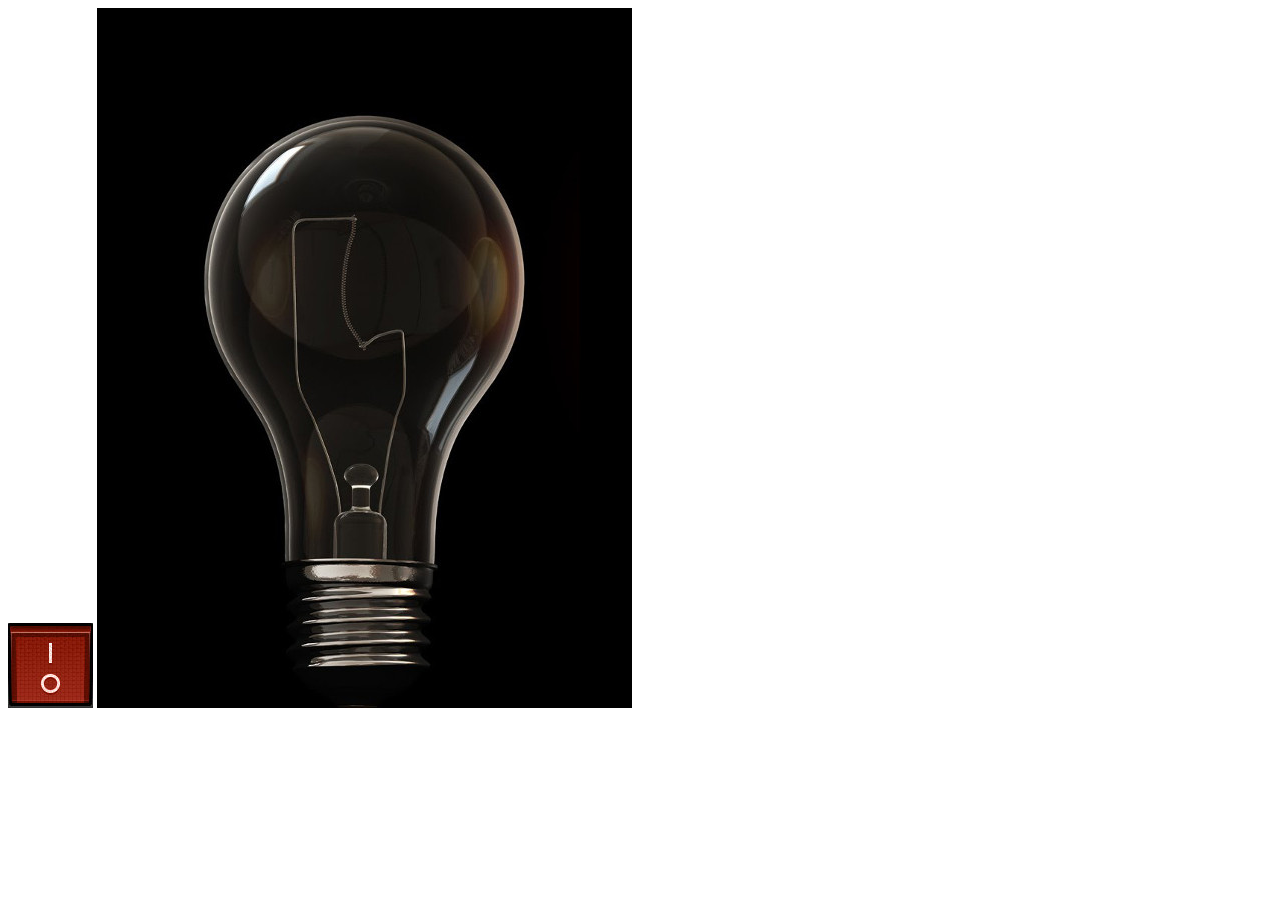
<file: Ejercicios bombilla/index.html>
<!DOCTYPE html>
<html lang="en">
<head>
    <meta charset="UTF-8">
    <meta name="viewport" content="width=device-width, initial-scale=1.0">
    <title>Document</title>
</head>
<body>
    <img class="boton "src="./img/boff.jpg">
    <img class="bombilla"src="./img/off.jpg">       

    <script src="script.js"></script>
</body>
</html>
</file>
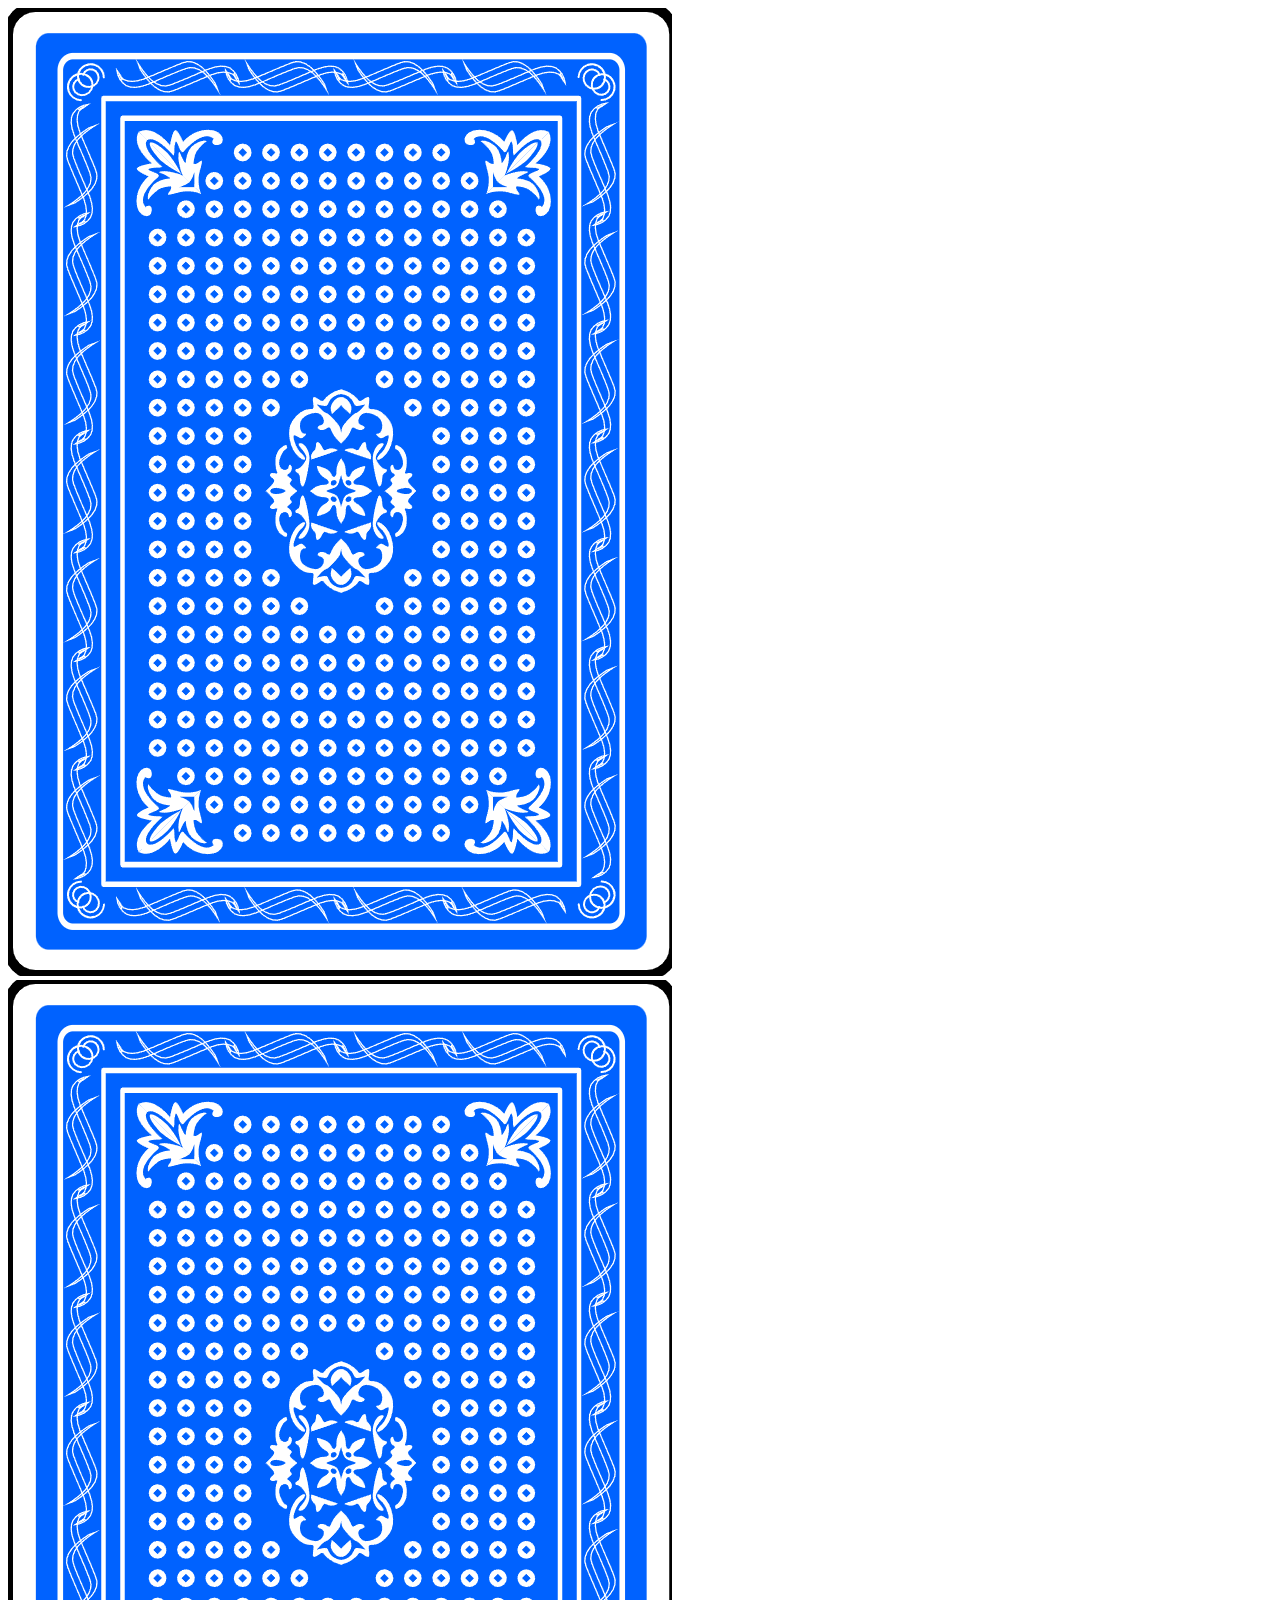
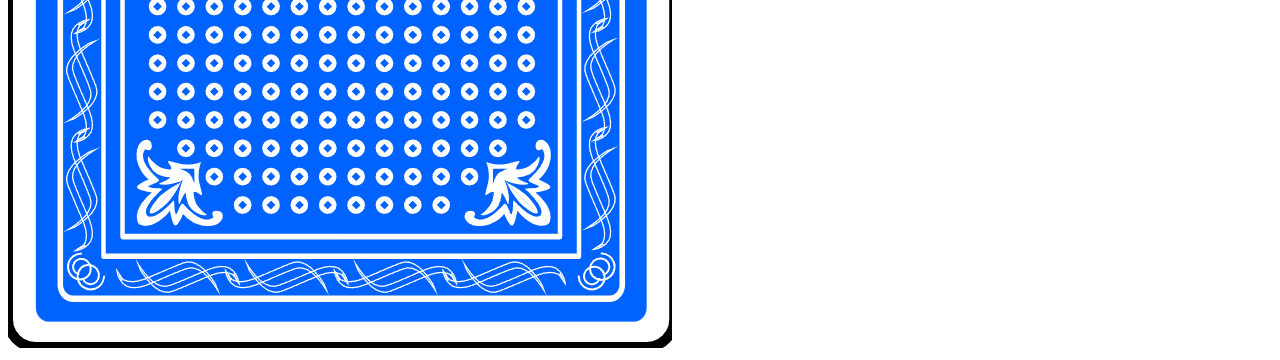
<file: Ejercicios carta/index.html>
<!DOCTYPE html>
<html lang="en">
<head>
    <meta charset="UTF-8">
    <meta name="viewport" content="width=device-width, initial-scale=1.0">
    <title>Document</title>
</head>
<body>
    <img class="uno"src="./img/card-back.png">
    <img class="dos"src="./img/card-back.png">        
    <script src="script.js"></script>

</body>
</html>
</file>
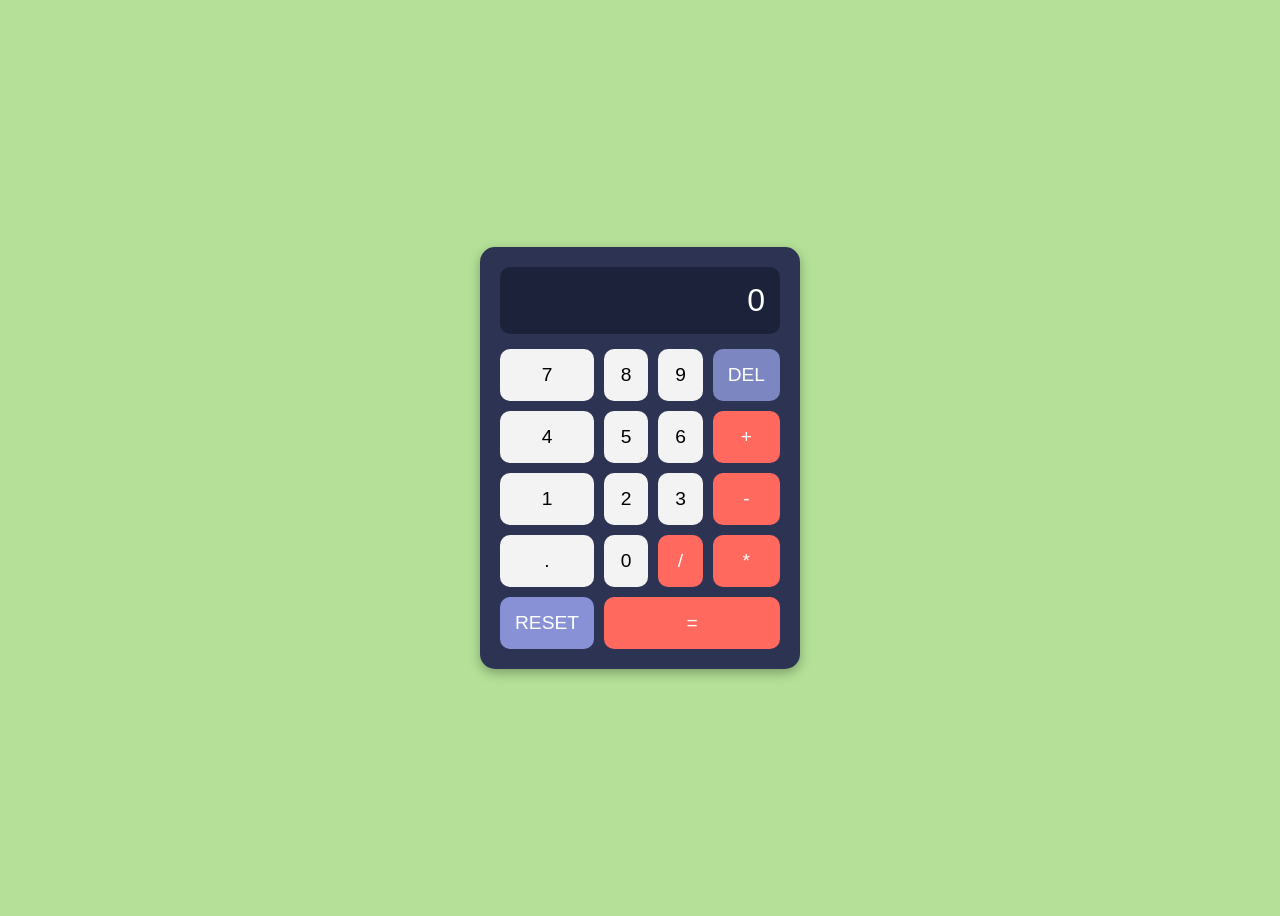
<file: Ejercico Calculadora/index.html>
<!DOCTYPE html>
<html lang="en">
<head>
    <meta charset="UTF-8">
    <meta name="viewport" content="width=device-width, initial-scale=1.0">
    <title>Document</title>
    <link rel="stylesheet" href="style.css">
</head>
<body>
</head>
<body>
    <div class="calculator">
        <div class="display" id="display">0</div>
        <div class="buttons">
            <button>7</button>
            <button>8</button>
            <button>9</button>
            <button class="del">DEL</button>

            <button>4</button>
            <button>5</button>
            <button>6</button>
            <button class="operator">+</button>

            <button>1</button>
            <button>2</button>
            <button>3</button>
            <button class="operator">-</button>

            <button>.</button>
            <button>0</button>
            <button class="operator">/</button>
            <button class="operator">*</button>

            <button class="reset">RESET</button>
            <button class="operator" style="grid-column: span 3;">=</button>
        </div>
    </div>

    <script src="script.js"></script>
</body>
</html>
</file>
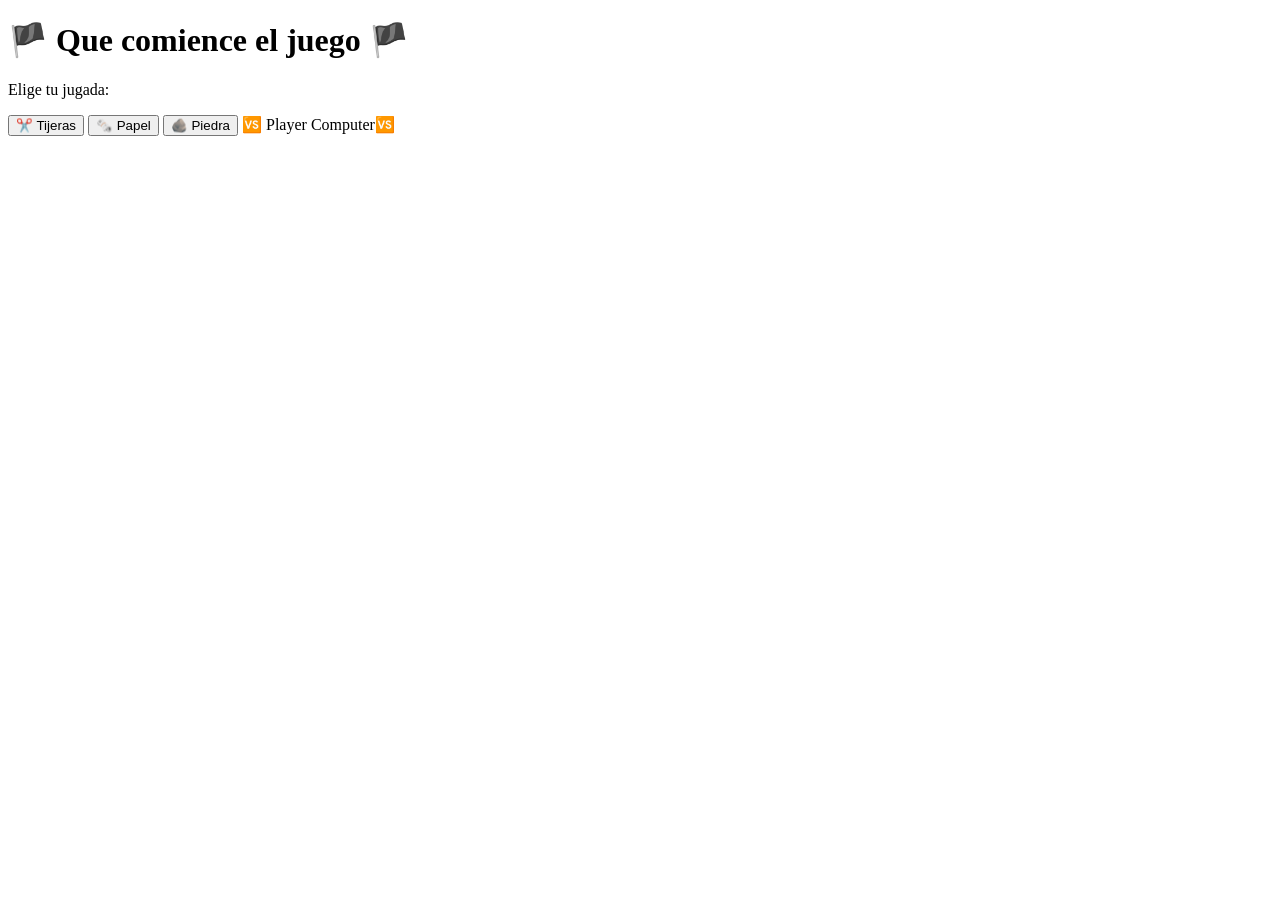
<file: Piedra, papel, tijera/index.html>
<!DOCTYPE html>
<html lang="en">
<head>
    <meta charset="UTF-8">
    <meta name="viewport" content="width=device-width, initial-scale=1.0">
    <title>Document</title>
    <script src="https://code.jquery.com/jquery-3.6.0.min.js"></script>
</head>
<body>
    <h1>🏴 Que comience el juego 🏴</h1>
    <p>Elige tu jugada:</p>
    <button onclick="jugar('✂️')">✂️ Tijeras</button>
    <button onclick="jugar('🗞️')">🗞️ Papel</button>
    <button onclick="jugar('🪨')">🪨 Piedra</button>

    <script src="script.js"></script>
</body>
</html>
</file>
<file: Ejercico Calculadora/style.css>
body {
    background-color: #b4e197;
    font-family: 'Poppins', sans-serif;
    display: flex;
    justify-content: center;
    align-items: center;
    height: 100vh;
}

.calculator {
    background-color: #2d3453;
    border-radius: 15px;
    padding: 20px;
    width: 280px;
    box-shadow: 0px 4px 12px rgba(0,0,0,0.3);
}

.display {
    background-color: #1d223b;
    color: white;
    font-size: 2rem;
    text-align: right;
    padding: 15px;
    border-radius: 10px;
    margin-bottom: 15px;
    overflow: hidden;
}

.buttons {
    display: grid;
    grid-template-columns: repeat(4, 1fr);
    gap: 10px;
}

button {
    background-color: #f3f3f3;
    border: none;
    border-radius: 10px;
    padding: 15px;
    font-size: 1.2rem;
    cursor: pointer;
    transition: all 0.2s;
}

button:hover {
    background-color: #ddd;
}

.operator {
    background-color: #ff695e;
    color: white;
}

.reset {
    background-color: #8891d6;
    color: white;
}

.del {
    background-color: #7c86c0;
    color: white;
}
</file>
